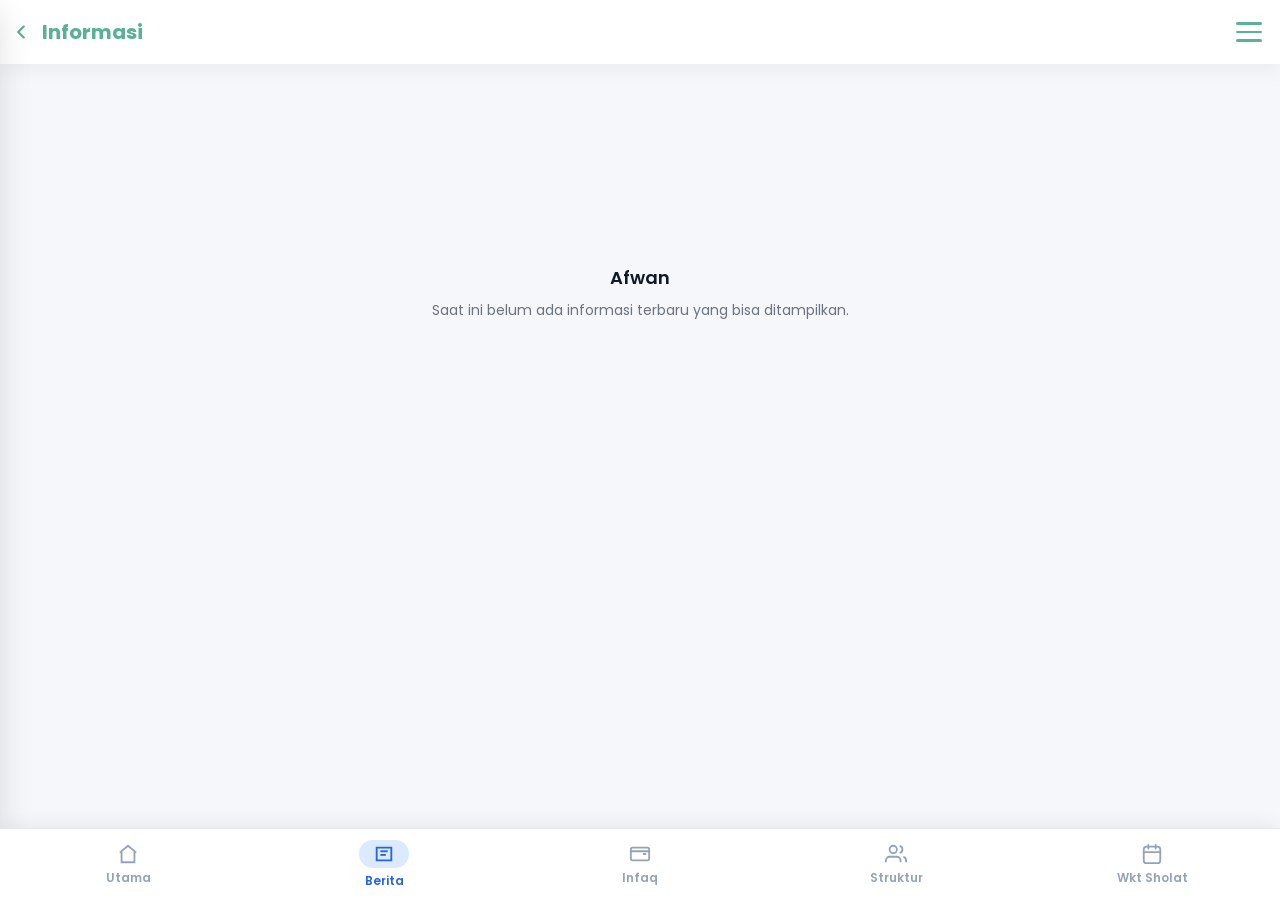
<file: informasi.html>
<!DOCTYPE html>
<html lang="id">
<head>

<meta charset="UTF-8">

<meta name="viewport"
content="width=device-width, initial-scale=1.0">

<title>Informasi</title>

<style>

@import url('https://fonts.googleapis.com/css2?family=Poppins:wght@400;500;600;700&display=swap');

*{
margin:0;
padding:0;
box-sizing:border-box;
font-family:'Poppins',sans-serif;
}

body{
background:#f5f7fb;
color:#111827;
overflow-x:hidden;
}

/* NAVBAR */

.navbar{
position:sticky;
top:0;
left:0;
width:100%;
height:64px;
background:white;
display:flex;
align-items:center;
justify-content:space-between;
padding:0 10px;
box-shadow:0 6px 18px rgba(0,0,0,.05);
z-index:1000;
}

.navbar-title{
font-size:20px;
font-weight:700;
font-family:'Poppins',sans-serif;
color:#59B292;
}

.navbar-left{
display:flex;
align-items:center;
gap:10px;
}

.back-btn{
display:flex;
align-items:center;
justify-content:center;
text-decoration:none;
color:#59B292;
}

/* HAMBURGER */

.menu-btn{
border:none;
background:none;
display:flex;
flex-direction:column;
justify-content:center;
align-items:center;
gap:6px;
cursor:pointer;
padding:4px;
width:42px;
height:42px;
}

.menu-btn span{
width:26px;
height:2.8px;
background:#59B292;
border-radius:999px;
}

/* OVERLAY */

.overlay{
position:fixed;
top:0;
left:0;
width:100%;
height:100%;
background:rgba(0,0,0,.35);
opacity:0;
visibility:hidden;
transition:.25s;
z-index:1500;
}

.overlay.active{
opacity:1;
visibility:visible;
}

/* SIDEBAR */

.sidebar{
position:fixed;
top:0;
left:0;
width:78%;
max-width:300px;
height:100vh;
background:white;
padding:24px 18px;
box-shadow:0 10px 30px rgba(0,0,0,.12);
transform:translateX(-100%);
transition:.3s ease;
z-index:2000;
display:flex;
flex-direction:column;
}

.sidebar.active{
transform:translateX(0);
}

.sidebar-top{
display:flex;
justify-content:space-between;
align-items:center;
margin-bottom:26px;
}

.sidebar-title{
font-size:22px;
font-weight:700;
}

.close-btn{
width:40px;
height:40px;
border:none;
border-radius:12px;
background:#f1f5f9;
font-size:18px;
cursor:pointer;
}

/* MENU */

.sidebar-menu{
display:flex;
flex-direction:column;
gap:12px;
}

.sidebar-item{
display:flex;
align-items:center;
gap:14px;
padding:16px;
border-radius:20px;
background:#f8fafc;
text-decoration:none;
border:1px solid #e5e7eb;
color:#111827;
}

.sidebar-icon{
display:flex;
align-items:center;
justify-content:center;
width:42px;
height:42px;
min-width:42px;
border-radius:12px;
background:#eff6ff;
color:#2563eb;
}

.sidebar-text{
display:flex;
flex-direction:column;
justify-content:center;
}

.sidebar-text h3{
font-size:15px;
font-weight:600;
margin:0;
line-height:1.2;
}

.sidebar-text p{
font-size:12px;
color:#64748b;
margin-top:2px;
line-height:1.2;
}

/* =========================
   BOTTOM NAVIGATION
========================= */

.bottom-nav{
position:fixed;
bottom:0;
left:0;
width:100%;
height:72px;
background:#fff;
border-top:1px solid #e5e7eb;
display:flex;
justify-content:space-around;
align-items:center;
z-index:3000;
box-shadow:0 -4px 20px rgba(0,0,0,.06);
}

.bottom-item{
flex:1;
height:100%;
display:flex;
flex-direction:column;
align-items:center;
justify-content:center;
gap:4px;
text-decoration:none;
border:none;
background:none;
cursor:pointer;
color:#94a3b8;
transition:.2s;
}

.bottom-item svg{
width:22px;
height:22px;
}

.bottom-item small{
font-size:12px;
font-weight:600;
}

.bottom-item.active{
color:#2563eb;
}

.bottom-item:active{
transform:scale(.95);
}

.icon-pill{
display:flex;
align-items:center;
justify-content:center;
padding:3px 14px;
border-radius:999px;
transition:.3s;
}

.bottom-item.active .icon-pill{
background:#dbeafe;
}

.bottom-item.active svg{
color:#2563eb;
}

/* CONTAINER INFO */

.container-info{
  padding:15px;
  display:flex;
  flex-direction:column;
  gap:20px;
  padding-bottom:100px;
  padding-top:20px;
}

.info-card{
  width:100%;
  background:#fff;
  border-radius:20px;
  overflow:hidden;
  box-shadow:0 10px 25px rgba(0,0,0,.08);
  transition:.3s;
}

.banner-wrapper{
  position:relative;
  width:100%;
}

.info-banner{
  width:100%;
  height:auto;
  display:block;
  border-top-left-radius:20px;
  border-top-right-radius:20px;
}

.info-content{
  padding:20px;
}

/* BADGE */
.info-badges{
  display:flex;
  gap:8px;
  margin-bottom:15px;
  flex-wrap:wrap;
}

.info-badge{
  display:inline-block;
  font-size:10px;
  padding:4px 8px;
  border-radius:999px;
  font-weight:600;
}

.info-badge.status{
  background:#2563eb;
  color:white;
}

.info-badge.access{
  background:#dcfce7;
  color:#15803d;
}

.info-badge.private{
  background:#fee2e2;
  color:#b91c1c;
}

.info-badge.countdown{
  background:#fff7ed;
  color:#ea580c;
}

@keyframes pulse{
  0%{ box-shadow:0 0 0 0 rgba(234,88,12,.7); }
  70%{ box-shadow:0 0 0 5px rgba(234,88,12,0); }
  100%{ box-shadow:0 0 0 0 rgba(234,88,12,0); }
}

.info-badge.blink{
  animation:pulse 1.3s infinite;
}

/* TITLE & DESC */
.info-title{
  font-size: 18px;
  margin-bottom: 10px;
  color: #111827;
}

.info-desc{
  margin-bottom: 15px;
}

.info-desc p{
  font-size: 13px;
  color: #4b5563;
  line-height: 1.7;
  margin-bottom: 12px;
}

.info-desc p:last-child{
  margin-bottom: 0;
}

/* META */
.info-meta{
  display: flex;
  flex-direction: column;
  gap: 10px;
  font-size: 13px;
  color: black;
  border-top: 1px solid #e5e7eb;
  padding-top: 12px;
  font-weight: 400;
}

.meta-item{
  display: flex;
  align-items: center;
  gap: 8px;
}

.meta-icon{
  flex-shrink: 0;
}

.youtube-link {
  color: #ef4444;
  font-weight: 600;
  text-decoration: none;
}

.youtube-link:active {
  text-decoration: underline;
}

.link-belum-ada {
  color: #94a3b8;
  font-style: italic;
}

/* EMPTY STATE */
.empty-info{
  text-align:center;
  padding:200px 30px;
}

.empty-info h3{
  font-size:18px;
  color:#111827;
  margin-bottom:8px;
  font-weight:600;
}

.empty-info p{
  font-size:14px;
  color:#6b7280;
  line-height:1.6;
}

</style>

</head>

<body>

<!-- NAVBAR -->

<div class="navbar">

<div class="navbar-left">

<a
href="dashboard.html"
class="back-btn">

<svg
xmlns="http://www.w3.org/2000/svg"
width="22"
height="22"
viewBox="0 0 24 24"
fill="none"
stroke="currentColor"
stroke-width="2.5"
stroke-linecap="round"
stroke-linejoin="round">

<path d="m15 18-6-6 6-6"/>

</svg>

</a>

<div class="navbar-title">
Informasi
</div>

</div>

<button
class="menu-btn"
id="menuBtn">

<span></span>
<span></span>
<span></span>

</button>

</div>

<!-- OVERLAY -->

<div
class="overlay"
id="overlay">
</div>

<!-- SIDEBAR -->

<div
class="sidebar"
id="sidebar">

<div class="sidebar-top">

<div class="sidebar-title">
Menu
</div>

<button
class="close-btn"
id="closeBtn">

✕

</button>

</div>

<div class="sidebar-menu">

      <a href="dashboard.html"
      class="sidebar-item">

        <div class="sidebar-icon">

<svg
xmlns="http://www.w3.org/2000/svg"
width="22"
height="22"
viewBox="0 0 24 24"
fill="none"
stroke="currentColor"
stroke-width="2"
stroke-linecap="round"
stroke-linejoin="round">

<rect x="3" y="3" width="7" height="7" rx="2"></rect>
<rect x="14" y="3" width="7" height="7" rx="2"></rect>
<rect x="3" y="14" width="7" height="7" rx="2"></rect>
<rect x="14" y="14" width="7" height="7" rx="2"></rect>

</svg>
</div>

        <div class="sidebar-text">

          <h3>Dashboard</h3>

          <p>
            Laporan keuangan
          </p>

        </div>

      </a>

    </div>

  </div>

  <!-- KONTEN INFORMASI (di-generate otomatis via JavaScript) -->

<div class="container-info" id="containerInfo"></div>

<div class="empty-info" id="emptyState" style="display:none;">
  <h3>Afwan</h3>
  <p>Saat ini belum ada informasi terbaru yang bisa ditampilkan.</p>
</div>

<!-- BOTTOM NAVIGATION -->
<nav class="bottom-nav">

  <!-- UTAMA -->
  <a href="dashboard.html"
  class="bottom-item">

    <svg
    xmlns="http://www.w3.org/2000/svg"
    width="22"
    height="22"
    viewBox="0 0 24 24"
    fill="none"
    stroke="currentColor"
    stroke-width="2">

      <path d="M3 10.5L12 3l9 7.5"/>
      <path d="M5 9.5V21h14V9.5"/>

    </svg>

    <small>Utama</small>

  </a>

  <!-- BERITA -->
  <a href="informasi.html"
  class="bottom-item active">

    <div class="icon-pill">
    <svg
    xmlns="http://www.w3.org/2000/svg"
    width="22"
    height="22"
    viewBox="0 0 24 24"
    fill="none"
    stroke="currentColor"
    stroke-width="2">

      <path d="M4 5h16v14H4z"/>
      <path d="M8 9h8"/>
      <path d="M8 13h6"/>

    </svg>
    </div>

    <small>Berita</small>

  </a>

  <!-- INFAQ -->
  <a href="rekening.html"
  class="bottom-item">

    <svg
            xmlns="http://www.w3.org/2000/svg"
            width="22"
            height="22"
            viewBox="0 0 24 24"
            fill="none"
            stroke="currentColor"
            stroke-width="2"
            stroke-linecap="round"
            stroke-linejoin="round">

              <rect
              x="2"
              y="5"
              width="20"
              height="14"
              rx="2">
              </rect>

              <path d="M16 12h2"></path>
              <path d="M2 9h20"></path>

            </svg>

    <small>Infaq</small>

  </a>

  <!-- STRUKTUR -->
  <a href="struktur.html"
  class="bottom-item">

    <svg
    xmlns="http://www.w3.org/2000/svg"
    width="22"
    height="22"
    viewBox="0 0 24 24"
    fill="none"
    stroke="currentColor"
    stroke-width="2">

      <path d="M17 21v-2a4 4 0 0 0-4-4H5a4 4 0 0 0-4 4v2"/>
      <circle cx="9" cy="7" r="4"/>
      <path d="M23 21v-2a4 4 0 0 0-3-3.87"/>
      <path d="M16 3.13a4 4 0 0 1 0 7.75"/>

    </svg>

    <small>Struktur</small>

  </a>

  <!-- Jadwal -->
  <a href="jadwal.html"
  class="bottom-item">

    <svg
xmlns="http://www.w3.org/2000/svg"
width="22"
height="22"
viewBox="0 0 24 24"
fill="none"
stroke="currentColor"
stroke-width="2"
stroke-linecap="round"
stroke-linejoin="round">

  <rect
    x="3"
    y="4"
    width="18"
    height="18"
    rx="3">
  </rect>

  <line x1="16" y1="2" x2="16" y2="6"></line>
  <line x1="8" y1="2" x2="8" y2="6"></line>
  <line x1="3" y1="10" x2="21" y2="10"></line>

</svg>

    <small>Wkt Sholat</small>

  </a>

</nav>

<script>

const menuBtn =
document.getElementById(
"menuBtn"
);

const sidebar =
document.getElementById(
"sidebar"
);

const overlay =
document.getElementById(
"overlay"
);

const closeBtn =
document.getElementById(
"closeBtn"
);

menuBtn.addEventListener(
"click",
()=>{

sidebar.classList.add(
"active"
);

overlay.classList.add(
"active"
);

}
);

overlay.addEventListener(
"click",
()=>{

sidebar.classList.remove(
"active"
);

overlay.classList.remove(
"active"
);

}
);

closeBtn.addEventListener(
"click",
()=>{

sidebar.classList.remove(
"active"
);

overlay.classList.remove(
"active"
);

}
);

/* =========================
   DATA BERITA
   Ganti tampilkan: true/false buat nampilin/sembunyiin
   Kosongkan gambar: "" kalau gak mau pakai banner
========================= */

const daftarBerita = [
  {
    id: 1,
    tampilkan: false,
    gambar: "gambar/banner.png",
    judul: "Majelis Taklim Ustadz Fatih",
    deskripsi: [
      "Berhubung dengan adanya majelis taklim rutin yang di pimpin oleh Ust. H. Dr. Muhammad Fatih Risyad, M.A.",
      "Kami harap untuk semua anggota DKM Musholla Baqiatus Sholihat dapat menghadiri majelis taklim tersebut. Terimakasih 🙏."
    ],
    tanggal: "Minggu, 26 Juli 2026 (Ba'da Isya)",
    tempat: "Mushollah Baqiatus Sholihat",
    tanggalEvent: "2026-07-26",
    linkStreaming: "",
    akses: "Umum"
  },
  {
    id: 2,
    tampilkan: false,
    gambar: "",
    judul: "Peringatan Isra Mi'raj",
    deskripsi: [
      "Deskripsi berita kedua di sini, masih placeholder juga.",
      "Paragraf kedua untuk berita kedua ini."
    ],
    tanggal: "15 Juli 2026",
    tempat: "Musholla Baqiatus Sholihat",
    tanggalEvent: "2026-07-15",
    linkStreaming: "",
    akses: "Umum"
  }
];

/* =========================
   FUNGSI COUNTDOWN
========================= */

function updateCountdown(id, eventDate){

  const today = new Date();
  today.setHours(0,0,0,0);

  const event = new Date(eventDate);
  event.setHours(0,0,0,0);

  const diff = Math.ceil((event - today) / (1000 * 60 * 60 * 24));

  const badge = document.getElementById(id);

  if(diff > 1){
    badge.textContent = diff + " Hari Lagi";
  } else if(diff === 1){
    badge.textContent = "Besok";
  } else if(diff === 0){
    badge.textContent = "Hari Ini";
    badge.classList.add("blink");
  } else {
    badge.textContent = "Selesai";
  }

}

/* =========================
   FUNGSI STREAMING INFO
========================= */

function updateStreamingInfo(id, link){

  const el = document.getElementById(id);

  const iconStreaming = `
    <svg class="meta-icon" xmlns="http://www.w3.org/2000/svg" width="16" height="16" viewBox="0 0 24 24" fill="none" stroke="#2563eb" stroke-width="2" stroke-linecap="round" stroke-linejoin="round">
      <path d="M4.9 19.1C1 15.2 1 8.8 4.9 4.9"/>
      <path d="M7.8 16.2c-2.3-2.3-2.3-6.1 0-8.5"/>
      <circle cx="12" cy="12" r="2"/>
      <path d="M16.2 7.8c2.3 2.3 2.3 6.1 0 8.5"/>
      <path d="M19.1 4.9c3.9 3.9 3.9 10.3 0 14.2"/>
    </svg>
  `;

  if(link === null){
    el.style.display = "none";
    return;
  }

  if(!link || link.trim() === ""){
    el.innerHTML = iconStreaming + "Live Streaming: <span class='link-belum-ada'>Akan Mendatang</span>";
  } else {
    el.innerHTML = iconStreaming + `Live Streaming: <a href="${link}" target="_blank" class="youtube-link">Klik Disini</a>`;
  }

}

/* =========================
   RENDER BERITA
========================= */

function renderBerita(){

  const container = document.getElementById("containerInfo");
  const emptyState = document.getElementById("emptyState");

  const beritaAktif = daftarBerita.filter(b => b.tampilkan === true);

  if(beritaAktif.length === 0){
    container.style.display = "none";
    emptyState.style.display = "block";
    return;
  }

  container.style.display = "flex";
  emptyState.style.display = "none";

  let html = "";

  beritaAktif.forEach((berita) => {

    const bannerHTML = berita.gambar
      ? `<div class="banner-wrapper">
           <img src="${berita.gambar}" alt="Banner Informasi" class="info-banner">
         </div>`
      : "";

    html += `
      <div class="info-card">
        ${bannerHTML}
        <div class="info-content">
          <div class="info-badges">
            <span class="info-badge status" id="countdown${berita.id}">Memuat...</span>
            <span class="info-badge access">${berita.akses}</span>
          </div>
          <h2 class="info-title">${berita.judul}</h2>
          <div class="info-desc">
            ${berita.deskripsi.map(p => `<p>${p}</p>`).join("")}
          </div>
          <div class="info-meta">
            <span class="meta-item">
              <svg class="meta-icon" xmlns="http://www.w3.org/2000/svg" width="16" height="16" viewBox="0 0 24 24" fill="none" stroke="#2563eb" stroke-width="2" stroke-linecap="round" stroke-linejoin="round">
                <rect x="3" y="4" width="18" height="18" rx="2"/>
                <line x1="16" y1="2" x2="16" y2="6"/>
                <line x1="8" y1="2" x2="8" y2="6"/>
                <line x1="3" y1="10" x2="21" y2="10"/>
              </svg>
              Tanggal: ${berita.tanggal}
            </span>
            <span class="meta-item">
              <svg class="meta-icon" xmlns="http://www.w3.org/2000/svg" width="16" height="16" viewBox="0 0 24 24" fill="none" stroke="#2563eb" stroke-width="2" stroke-linecap="round" stroke-linejoin="round">
                <path d="M21 10c0 7-9 13-9 13s-9-6-9-13a9 9 0 0 1 18 0z"/>
                <circle cx="12" cy="10" r="3"/>
              </svg>
              Tempat: ${berita.tempat}
            </span>
            <span class="meta-item" id="streaming-info-${berita.id}"></span>
          </div>
        </div>
      </div>
    `;

  });

  container.innerHTML = html;

  beritaAktif.forEach((berita) => {
    updateCountdown("countdown" + berita.id, berita.tanggalEvent);
    updateStreamingInfo("streaming-info-" + berita.id, berita.linkStreaming);
  });

}

renderBerita();

</script>

</body>
</html>
</file>
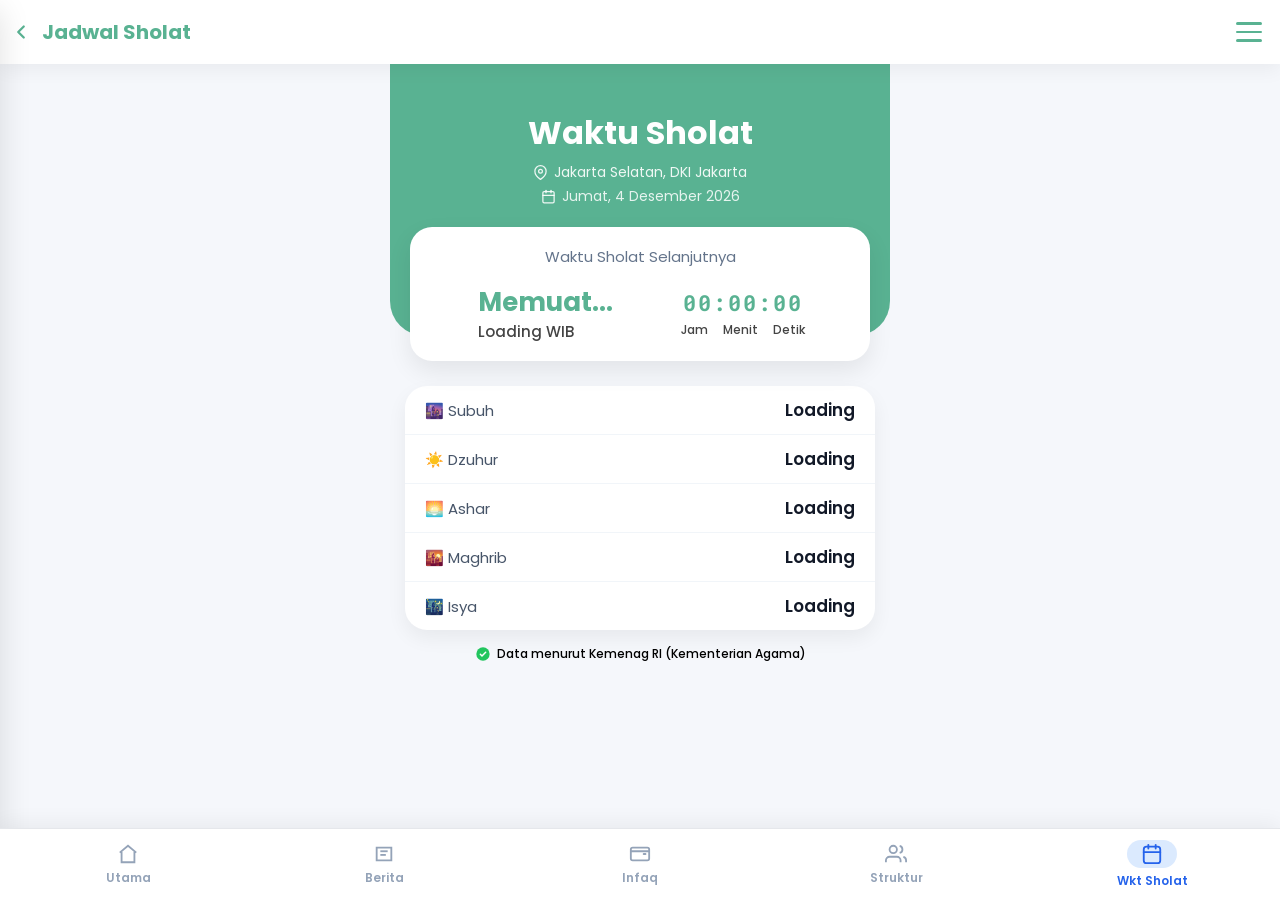
<file: jadwal.html>
<!DOCTYPE html>
<html lang="id">
<head>
<meta charset="UTF-8">
<meta name="viewport" content="width=device-width, initial-scale=1.0">
<title>Jadwal Sholat</title>

<link href="https://fonts.googleapis.com/css2?family=Poppins:wght@400;500;600;700&display=swap" rel="stylesheet">

<link href="https://fonts.googleapis.com/css2?family=Roboto+Mono:wght@700&display=swap" rel="stylesheet">

<link href="https://fonts.googleapis.com/css2?family=JetBrains+Mono:wght@700&display=swap" rel="stylesheet">

<style>
*{
  margin:0;
  padding:0;
  box-sizing:border-box;
  font-family:'Poppins',sans-serif;
}

body{
  background:#f5f7fb;
  color:#111827;
}

.container{
  max-width:500px;
  margin:auto;
  padding:30px 15px 100px;
}

/* NAVBAR */

.navbar{
position:sticky;
top:0;
left:0;
width:100%;
height:64px;
background:white;
display:flex;
align-items:center;
justify-content:space-between;
padding:0 10px;
box-shadow:0 6px 18px rgba(0,0,0,.05);
z-index:1000;
}

.navbar-title{
font-size:20px;
font-weight:700;
font-family:'Poppins',sans-serif;
color:#59B292;
}

.navbar-left{
display:flex;
align-items:center;
gap:10px;
}

.back-btn{
display:flex;
align-items:center;
justify-content:center;
text-decoration:none;
color:#59B292;
}

/* HAMBURGER */

.menu-btn{
border:none;
background:none;
display:flex;
flex-direction:column;
justify-content:center;
align-items:center;
gap:6px;
cursor:pointer;
padding:4px;
width:42px;
height:42px;
}

.menu-btn span{
width:26px;
height:2.8px;
background:#59B292;
border-radius:999px;
}

/* OVERLAY */

.overlay{
position:fixed;
top:0;
left:0;
width:100%;
height:100%;
background:rgba(0,0,0,.35);
opacity:0;
visibility:hidden;
transition:.25s;
z-index:1500;
}

.overlay.active{
opacity:1;
visibility:visible;
}

/* SIDEBAR */

.sidebar{
position:fixed;
top:0;
left:0;
width:78%;
max-width:300px;
height:100vh;
background:white;
padding:24px 18px;
box-shadow:0 10px 30px rgba(0,0,0,.12);
transform:translateX(-100%);
transition:.3s ease;
z-index:2000;
display:flex;
flex-direction:column;
}

.sidebar.active{
transform:translateX(0);
}

.sidebar-top{
display:flex;
justify-content:space-between;
align-items:center;
margin-bottom:26px;
}

.sidebar-title{
font-size:22px;
font-weight:700;
}

.close-btn{
width:40px;
height:40px;
border:none;
border-radius:12px;
background:#f1f5f9;
font-size:18px;
cursor:pointer;
}

/* MENU */

.sidebar-menu{
display:flex;
flex-direction:column;
gap:12px;
}

.sidebar-item{
display:flex;
align-items:center;
gap:14px;
padding:16px;
border-radius:20px;
background:#f8fafc;
text-decoration:none;
border:1px solid #e5e7eb;
color:#111827;
}

.sidebar-icon{
display:flex;
align-items:center;
justify-content:center;
width:42px;
height:42px;
min-width:42px;
border-radius:12px;
background:#eff6ff;
color:#2563eb;
}

.sidebar-text{
display:flex;
flex-direction:column;
justify-content:center;
}

.sidebar-text h3{
font-size:15px;
font-weight:600;
margin:0;
line-height:1.2;
}

.sidebar-text p{
font-size:12px;
color:#64748b;
margin-top:2px;
line-height:1.2;
  }

/* HEADER */

.header{
  background:#59B292;
  color:white;
  margin:-30px -15px 0;
  padding:20px 20px 25px;
  border-bottom-left-radius:35px;
  border-bottom-right-radius:35px;
  text-align:center;
  position:relative;
}

.header h1{
  font-size:32px;
  font-weight:700;
  color:white;
  margin-top:25px;
}

.location{
  margin-top:5px;
  color:rgba(255,255,255,.9);
  font-size:14px;
}

#tanggal{
  color:rgba(255,255,255,.85);
  font-size:14px;
  margin-top:1px;
  }

.location,
.tanggal-box{
  display:flex;
  align-items:center;
  justify-content:center;
  gap:6px;
  color:rgba(255,255,255,.9);
  font-size:14px;
}

.tanggal-box{
  margin-top:2px;
}

.location svg,
.tanggal-box svg{
  width:15px;
  height:15px;
  flex-shrink:0;
}

.next-prayer{
  margin-top:20px;
  margin-bottom:-50px;
  background:#fff;
  border-radius:22px;
  padding:18px;
  box-shadow:0 10px 25px rgba(0,0,0,.08);
  position:relative;
  z-index:2;
}

.next-prayer small{
  display:block;
  color:#64748b;
  font-size:15px;
  margin-bottom:15px;
}

.next-content{
  display:flex;
  justify-content:center;
  align-items:center;
  gap:70px;
}

.next-left{
  text-align:left;
}

.next-left h2{
  font-size:26px;
  color:#59B292;
  font-weight:700;
  margin-bottom:-2px;
}

#nextTime{
  font-size:15px;
  color:#444;
  font-weight:500;
}

.next-right{
  width:120px;
  text-align:center;
  display:flex;
  flex-direction:column;
  align-items:center;
}

#countdown{
  color:#59B292;
  font-size:22px;
  font-weight:900;
  letter-spacing:2px;
  min-width:120px;
  text-align:center;
  font-variant-numeric: tabular-nums;
  font-family: 'Roboto Mono', monospace;
}

.countdown-label{
  display:flex;
  justify-content:center;
  gap:15px;
  margin-top:4px;
  font-size:12px;
  color:#444;
  font-weight:500;
}

/* LIST JADWAL */

.schedule-list{
  background:#fff;
  border-radius:22px;
  overflow:hidden;
  box-shadow:0 8px 20px rgba(0,0,0,.06);
  margin-top:50px;
}

.prayer-item{
  display:flex;
  justify-content:space-between;
  align-items:center;
  padding:11px 20px;
  border-bottom:1px solid #f1f5f9;
}

.prayer-item:last-child{
  border-bottom:none;
}

.prayer-item span{
  color:#475569;
  font-size:15px;
}

.prayer-item strong{
  font-size:17px;
  font-weight:600;
}

.prayer-item.active{
  background:#f8fafc;
  border:2.5px solid #59B292;
  }

.prayer-item.active span,
.prayer-item.active strong{
  color:#59B292;
  font-weight:700;
}

.prayer-item.active:first-child{
  border-top-left-radius:22px;
  border-top-right-radius:22px;
}

.prayer-item.active:last-child{
  border-bottom-left-radius:22px;
  border-bottom-right-radius:22px;
}

/* =========================
   BOTTOM NAVIGATION
========================= */

.bottom-nav{
position:fixed;
bottom:0;
left:0;
width:100%;
height:72px;
background:#fff;
border-top:1px solid #e5e7eb;
display:flex;
justify-content:space-around;
align-items:center;
z-index:3000;
box-shadow:0 -4px 20px rgba(0,0,0,.06);
}

.bottom-item{
flex:1;
height:100%;
display:flex;
flex-direction:column;
align-items:center;
justify-content:center;
gap:4px;
text-decoration:none;
border:none;
background:none;
cursor:pointer;
color:#94a3b8;
transition:.2s;
}

.bottom-item svg{
width:22px;
height:22px;
}

.bottom-item small{
font-size:12px;
font-weight:600;
}

.bottom-item.active{
color:#2563eb;
}

.bottom-item:active{
transform:scale(.95);
}

.icon-pill{
display:flex;
align-items:center;
justify-content:center;
padding:3px 14px;
border-radius:999px;
transition:.3s;
}

.bottom-item.active .icon-pill{
background:#dbeafe;
}

.bottom-item.active svg{
color:#2563eb;
}

.source-info{
  display:flex;
  align-items:center;
  justify-content:center;
  gap:6px;
  margin-top:15px;
  color:black;
  font-size:12px;
  font-weight:500;
}

.source-info svg{
  color:#22c55e;
  width:16px;
  height:16px;
  flex-shrink:0;
  }

  .right-box{
  display:flex;
  align-items:center;
  gap:20px;
}

.status:not(:empty){
  display:inline-block;
  padding:2px 5px;
  border:1.5px solid #59B292;
  border-radius:8px;
  color:#59B292;
  font-size:10px;
  font-weight:600;
  text-align:center;
  background:transparent;
  }
</style>
</head>
<body>

  <!-- NAVBAR -->

<div class="navbar">

<div class="navbar-left">

<a
href="dashboard.html"
class="back-btn">

<svg
xmlns="http://www.w3.org/2000/svg"
width="22"
height="22"
viewBox="0 0 24 24"
fill="none"
stroke="currentColor"
stroke-width="2.5"
stroke-linecap="round"
stroke-linejoin="round">

<path d="m15 18-6-6 6-6"/>

</svg>

</a>

<div class="navbar-title">
Jadwal Sholat
</div>

</div>

<button
class="menu-btn"
id="menuBtn">

<span></span>
<span></span>
<span></span>

</button>

</div>

<!-- OVERLAY -->

<div
class="overlay"
id="overlay">
</div>

<!-- SIDEBAR -->

<div
class="sidebar"
id="sidebar">

<div class="sidebar-top">

<div class="sidebar-title">
Menu
</div>

<button
class="close-btn"
id="closeBtn">

✕

</button>

</div>

<div class="sidebar-menu">

      <a href="dashboard.html"
      class="sidebar-item">

        <div class="sidebar-icon">

<svg
xmlns="http://www.w3.org/2000/svg"
width="22"
height="22"
viewBox="0 0 24 24"
fill="none"
stroke="currentColor"
stroke-width="2"
stroke-linecap="round"
stroke-linejoin="round">

<rect x="3" y="3" width="7" height="7" rx="2"></rect>
<rect x="14" y="3" width="7" height="7" rx="2"></rect>
<rect x="3" y="14" width="7" height="7" rx="2"></rect>
<rect x="14" y="14" width="7" height="7" rx="2"></rect>

</svg>
</div>

        <div class="sidebar-text">

          <h3>Dashboard</h3>

          <p>
            Laporan keuangan
          </p>

        </div>

      </a>

    </div>

</div>

<div class="container">

  <div class="header">

    <h1>Waktu Sholat</h1>

    <div class="location">
  <svg xmlns="http://www.w3.org/2000/svg"
       width="15"
       height="15"
       viewBox="0 0 24 24"
       fill="none"
       stroke="currentColor"
       stroke-width="2"
       stroke-linecap="round"
       stroke-linejoin="round">
    <path d="M21 10c0 7-9 13-9 13S3 17 3 10a9 9 0 0 1 18 0z"/>
    <circle cx="12" cy="10" r="3"/>
  </svg>

  <span>Jakarta Selatan, DKI Jakarta</span>
</div>

<div class="tanggal-box">
  <svg xmlns="http://www.w3.org/2000/svg"
       width="15"
       height="15"
       viewBox="0 0 24 24"
       fill="none"
       stroke="currentColor"
       stroke-width="2"
       stroke-linecap="round"
       stroke-linejoin="round">
    <rect x="3" y="4" width="18" height="18" rx="2"/>
    <line x1="16" y1="2" x2="16" y2="6"/>
    <line x1="8" y1="2" x2="8" y2="6"/>
    <line x1="3" y1="10" x2="21" y2="10"/>
  </svg>

  <span id="tanggal">Memuat...</span>
</div>

    <div class="next-prayer">

      <small>Waktu Sholat Selanjutnya</small>

      <div class="next-content">

        <div class="next-left">
          <h2 id="nextPrayer">Memuat...</h2>
          <div id="nextTime">Loading WIB</div>
        </div>

        <div class="next-right">

  <div id="countdown">
    00:00:00
  </div>

  <div class="countdown-label">
    <span>Jam</span>
    <span>Menit</span>
    <span>Detik</span>
  </div>

        </div>

      </div>

    </div>

  </div>


  <div class="schedule-list">

    <div class="prayer-item" id="item-fajr">
  <span>🌆 Subuh</span>

  <div class="right-box">
    <span class="status" id="status-fajr"></span>
    <strong id="fajr">Loading</strong>
  </div>
    </div>

    <div class="prayer-item" id="item-dhuhr">
  <span>☀️ Dzuhur</span>

  <div class="right-box">
    <span class="status" id="status-dhuhr"></span>
    <strong id="dhuhr">Loading</strong>
  </div>
    </div>

    <div class="prayer-item" id="item-asr">
  <span>🌅 Ashar</span>

  <div class="right-box">
    <span class="status" id="status-asr"></span>
    <strong id="asr">Loading</strong>
  </div>
    </div>

    <div class="prayer-item" id="item-maghrib">
  <span>🌇 Maghrib</span>

  <div class="right-box">
    <span class="status" id="status-maghrib"></span>
    <strong id="maghrib">Loading</strong>
  </div>
    </div>

    <div class="prayer-item" id="item-isha">
  <span>🌃 Isya</span>

  <div class="right-box">
    <span class="status" id="status-isha"></span>
    <strong id="isha">Loading</strong>
  </div>
    </div>

  </div>

  <div class="source-info">
  
<svg
xmlns="http://www.w3.org/2000/svg"
width="14"
height="14"
viewBox="0 0 24 24"
fill="none">

  <circle
    cx="12"
    cy="12"
    r="10"
    fill="#22c55e"/>

  <path
    d="M8 12.5L10.5 15L16 9.5"
    stroke="white"
    stroke-width="2.2"
    stroke-linecap="round"
    stroke-linejoin="round"/>

</svg>

  <span>Data menurut Kemenag RI (Kementerian Agama)</span>
  </div>

</div>

<script>

const menuBtn =
document.getElementById(
"menuBtn"
);

const sidebar =
document.getElementById(
"sidebar"
);

const overlay =
document.getElementById(
"overlay"
);

const closeBtn =
document.getElementById(
"closeBtn"
);

menuBtn.addEventListener(
"click",
()=>{

sidebar.classList.add(
"active"
);

overlay.classList.add(
"active"
);

}
);

overlay.addEventListener(
"click",
()=>{

sidebar.classList.remove(
"active"
);

overlay.classList.remove(
"active"
);

}
);

closeBtn.addEventListener(
"click",
()=>{

sidebar.classList.remove(
"active"
);

overlay.classList.remove(
"active"
);

}
);

document.addEventListener("DOMContentLoaded",()=>{

const bottomMenuBtn =
document.getElementById("bottomMenuBtn");

bottomMenuBtn.addEventListener(
"click",
()=>{

sidebar.classList.add("active");
overlay.classList.add("active");

});

});
   
function updateTanggal() {
  document.getElementById("tanggal").innerText =
    new Date().toLocaleDateString("id-ID", {
      weekday: "long",
      day: "numeric",
      month: "long",
      year: "numeric"
    });
}

updateTanggal();
setInterval(updateTanggal, 1000);

let timings = null;

function tambahMenit(waktu){
  let [jam, menit] = waktu.split(":").map(Number);

  menit++;

  if(menit >= 60){
    menit = 0;
    jam++;
  }

  if(jam >= 24){
    jam = 0;
  }

  return (
    String(jam).padStart(2, "0") +
    ":" +
    String(menit).padStart(2, "0")
  );
}

fetch(
"https://api.aladhan.com/v1/timingsByCity?city=Jakarta%20Selatan&country=Indonesia&method=11"
)
.then(res => res.json())
.then(data => {

   timings = data.data.timings;

timings.Fajr = tambahMenit(timings.Fajr);
timings.Sunrise = tambahMenit(timings.Sunrise);
timings.Dhuhr = tambahMenit(timings.Dhuhr);
timings.Asr = tambahMenit(timings.Asr);
timings.Maghrib = tambahMenit(timings.Maghrib);
timings.Isha = tambahMenit(timings.Isha);

fajr.innerText = timings.Fajr;
dhuhr.innerText = timings.Dhuhr;
asr.innerText = timings.Asr;
maghrib.innerText = timings.Maghrib;
isha.innerText = timings.Isha;

  updatePrayer();
  setInterval(updatePrayer,1000);
});


  function updatePrayer(){

  if(!timings) return;

  // Hapus status lama
  document
    .querySelectorAll(".status")
    .forEach(el => el.innerText = "");

  // Hapus active lama
  document
    .querySelectorAll(".prayer-item")
    .forEach(item=>{
      item.classList.remove("active");
    });

  const prayers = [
    ["Subuh", timings.Fajr, "item-fajr"],
    ["Dzuhur", timings.Dhuhr, "item-dhuhr"],
    ["Ashar", timings.Asr, "item-asr"],
    ["Maghrib", timings.Maghrib, "item-maghrib"],
    ["Isya", timings.Isha, "item-isha"]
  ];

  const now = new Date();

  const sunrise = new Date();
  const [srH, srM] =
    timings.Sunrise.split(":");

  sunrise.setHours(
    srH,
    srM,
    0,
    0
  );

  let currentPrayer = null;

  for(let i = 0; i < prayers.length; i++){

    const [name, time, id] = prayers[i];

    const [h, m] = time.split(":");

    const prayer = new Date();
    prayer.setHours(h, m, 0, 0);

    if(id === "item-fajr"){

      if(
        now >= prayer &&
        now < sunrise
      ){
        currentPrayer = id;
      }

    }else{

      if(now >= prayer){
        currentPrayer = id;
      }

    }

    if(prayer > now){

      const diff = prayer - now;
      const totalDetik =
        Math.floor(diff / 1000);

      const jam =
        Math.floor(totalDetik / 3600);

      const menit =
        Math.floor(
          (totalDetik % 3600) / 60
        );

      const detik =
        totalDetik % 60;

      nextPrayer.innerText = name;
      nextTime.innerText = time + " WIB";

      countdown.innerText =
        String(jam).padStart(2,"0") +
        ":" +
        String(menit).padStart(2,"0") +
        ":" +
        String(detik).padStart(2,"0");

      // Tandai sholat selanjutnya
      const nextStatus =
        document.getElementById(
          "status-" +
          id.replace("item-","")
        );

      if(nextStatus){
        nextStatus.innerText =
          "Selanjutnya";
      }

      // Tandai sholat saat ini
      if(currentPrayer){

        document
          .getElementById(currentPrayer)
          .classList.add("active");

        const currentStatus =
          document.getElementById(
            "status-" +
            currentPrayer.replace(
              "item-",
              ""
            )
          );

        if(currentStatus){
          currentStatus.innerText =
            "Saat Ini";
        }
      }

      return;
    }
  }

  // Setelah Isya
  document
    .getElementById("item-isha")
    .classList.add("active");

  document
    .getElementById("status-isha")
    .innerText = "Saat Ini";

  document
    .getElementById("status-fajr")
    .innerText = "Selanjutnya";

  nextPrayer.innerText = "Subuh";
  nextTime.innerText =
    timings.Fajr + " WIB";

  const besokSubuh = new Date();

  const [h, m] =
    timings.Fajr.split(":");

  besokSubuh.setDate(
    besokSubuh.getDate() + 1
  );

  besokSubuh.setHours(
    h,
    m,
    0,
    0
  );

  const diff =
    besokSubuh - now;

  const totalDetik =
    Math.floor(diff / 1000);

  const jam =
    Math.floor(totalDetik / 3600);

  const menit =
    Math.floor(
      (totalDetik % 3600) / 60
    );

  const detik =
    totalDetik % 60;

  countdown.innerText =
    String(jam).padStart(2,"0") +
    ":" +
    String(menit).padStart(2,"0") +
    ":" +
    String(detik).padStart(2,"0");
    }
</script>

<!-- BOTTOM NAVIGATION -->
<nav class="bottom-nav">

  <!-- UTAMA -->
  <a href="dashboard.html"
  class="bottom-item">

    <svg
    xmlns="http://www.w3.org/2000/svg"
    width="22"
    height="22"
    viewBox="0 0 24 24"
    fill="none"
    stroke="currentColor"
    stroke-width="2">

      <path d="M3 10.5L12 3l9 7.5"/>
      <path d="M5 9.5V21h14V9.5"/>

    </svg>

    <small>Utama</small>

  </a>

  <!-- BERITA -->
  <a href="informasi.html"
  class="bottom-item">

    <svg
    xmlns="http://www.w3.org/2000/svg"
    width="22"
    height="22"
    viewBox="0 0 24 24"
    fill="none"
    stroke="currentColor"
    stroke-width="2">

      <path d="M4 5h16v14H4z"/>
      <path d="M8 9h8"/>
      <path d="M8 13h6"/>

    </svg>

    <small>Berita</small>

  </a>

  <!-- INFAQ -->
  <a href="rekening.html"
  class="bottom-item">

    <svg
            xmlns="http://www.w3.org/2000/svg"
            width="22"
            height="22"
            viewBox="0 0 24 24"
            fill="none"
            stroke="currentColor"
            stroke-width="2"
            stroke-linecap="round"
            stroke-linejoin="round">

              <rect
              x="2"
              y="5"
              width="20"
              height="14"
              rx="2">
              </rect>

              <path d="M16 12h2"></path>
              <path d="M2 9h20"></path>

            </svg>

    <small>Infaq</small>

  </a>

  <!-- STRUKTUR -->
  <a href="struktur.html"
  class="bottom-item">

    <svg
    xmlns="http://www.w3.org/2000/svg"
    width="22"
    height="22"
    viewBox="0 0 24 24"
    fill="none"
    stroke="currentColor"
    stroke-width="2">

      <path d="M17 21v-2a4 4 0 0 0-4-4H5a4 4 0 0 0-4 4v2"/>
      <circle cx="9" cy="7" r="4"/>
      <path d="M23 21v-2a4 4 0 0 0-3-3.87"/>
      <path d="M16 3.13a4 4 0 0 1 0 7.75"/>

    </svg>

    <small>Struktur</small>

  </a>

  <!-- MENU -->
  <a href="jadwal.html"
  class="bottom-item active">

    <div class="icon-pill">
    <svg
xmlns="http://www.w3.org/2000/svg"
width="22"
height="22"
viewBox="0 0 24 24"
fill="none"
stroke="currentColor"
stroke-width="2"
stroke-linecap="round"
stroke-linejoin="round">

  <rect
    x="3"
    y="4"
    width="18"
    height="18"
    rx="3">
  </rect>

  <line x1="16" y1="2" x2="16" y2="6"></line>
  <line x1="8" y1="2" x2="8" y2="6"></line>
  <line x1="3" y1="10" x2="21" y2="10"></line>

</svg>
</div>

    <small>Wkt Sholat</small>

  </button>

</nav>
  

</body>
</html>
</file>
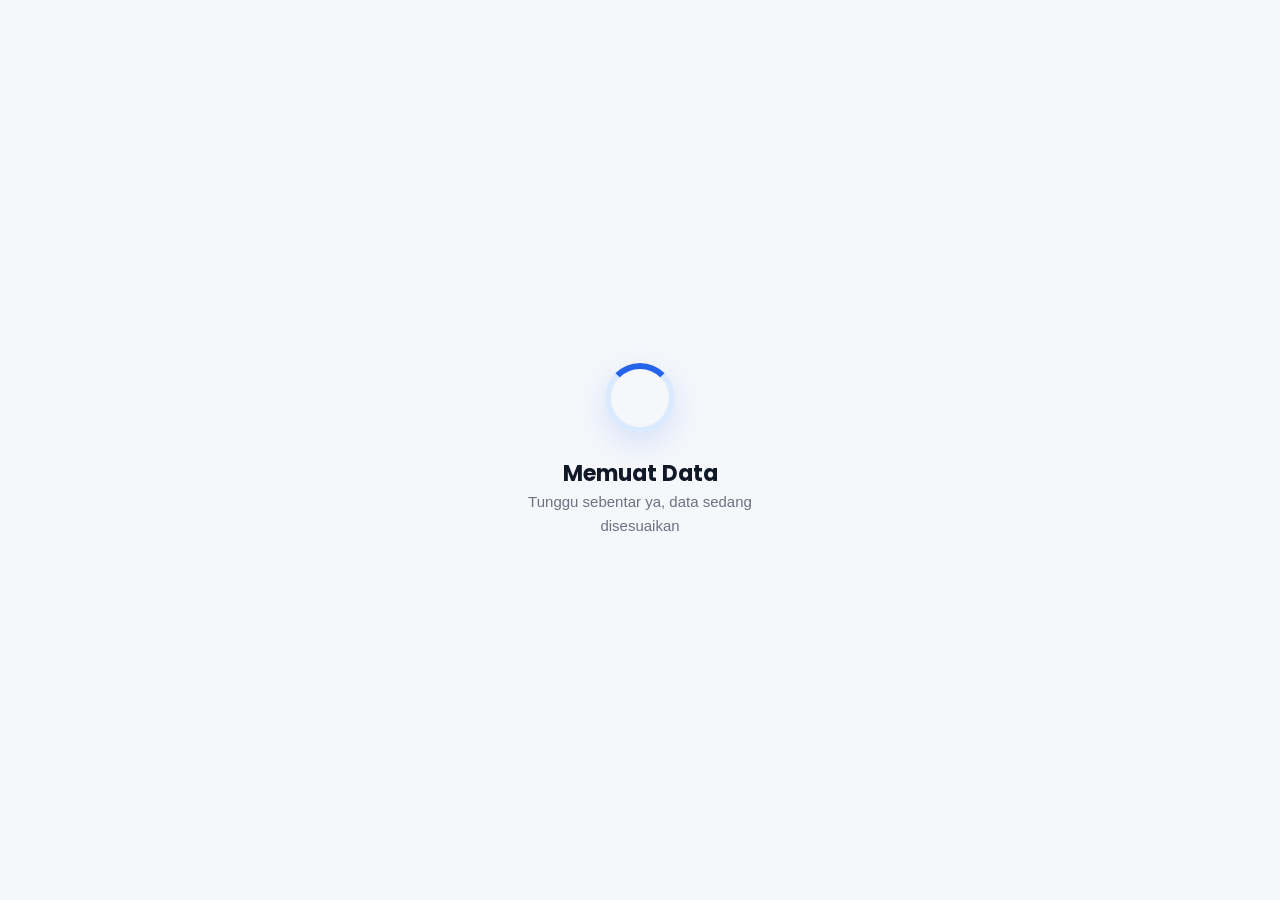
<file: loading.html>
<!DOCTYPE html>
<html lang="id">
<head>

<meta charset="UTF-8">

<meta name="viewport"
content="width=device-width, initial-scale=1.0">

<title>Loading</title>

<style>

@import url('https://fonts.googleapis.com/css2?family=Poppins:wght@400;500;600;700&display=swap');

*{
margin:0;
padding:0;
box-sizing:border-box;
font-family:sans-serif;
}

body{
background:#f5f7fb;
display:flex;
justify-content:center;
align-items:center;
height:100vh;
overflow:hidden;
}

.loading-box{
display:flex;
flex-direction:column;
align-items:center;
gap:24px;
padding:30px;
text-align:center;
}

.loader{
width:70px;
height:70px;
border:6px solid #dbeafe;
border-top:6px solid #2563eb;
border-radius:50%;
animation:spin 1s linear infinite;
box-shadow:
0 10px 30px rgba(37,99,235,.15);
}

@keyframes spin{

0%{
transform:rotate(0deg);
}

100%{
transform:rotate(360deg);
}

}

.loading-title{
font-size:22px;
font-weight:700;
color:#111827;
font-family:'Poppins',sans-serif;
}

.loading-text{
font-size:15px;
line-height:1.6;
color:#6b7280;
max-width:260px;
}

.dot::after{
content:"";
animation:dots 1.5s infinite;
}

@keyframes dots{

0%{
content:"";
}

33%{
content:".";
}

66%{
content:"..";
}

100%{
content:"...";
}

}

</style>

</head>

<body>

<div class="loading-box">

<div class="loader"></div>

<div>

<h1 class="loading-title">
Memuat Data
</h1>

<p class="loading-text">

Tunggu sebentar ya,
data sedang disesuaikan
<span class="dot"></span>

</p>

</div>

</div>

<script>

/* simulasi loading */

setTimeout(()=>{

window.location.href =
"dashboard.html";

},2500);

</script>

</body>
</html>
</file>
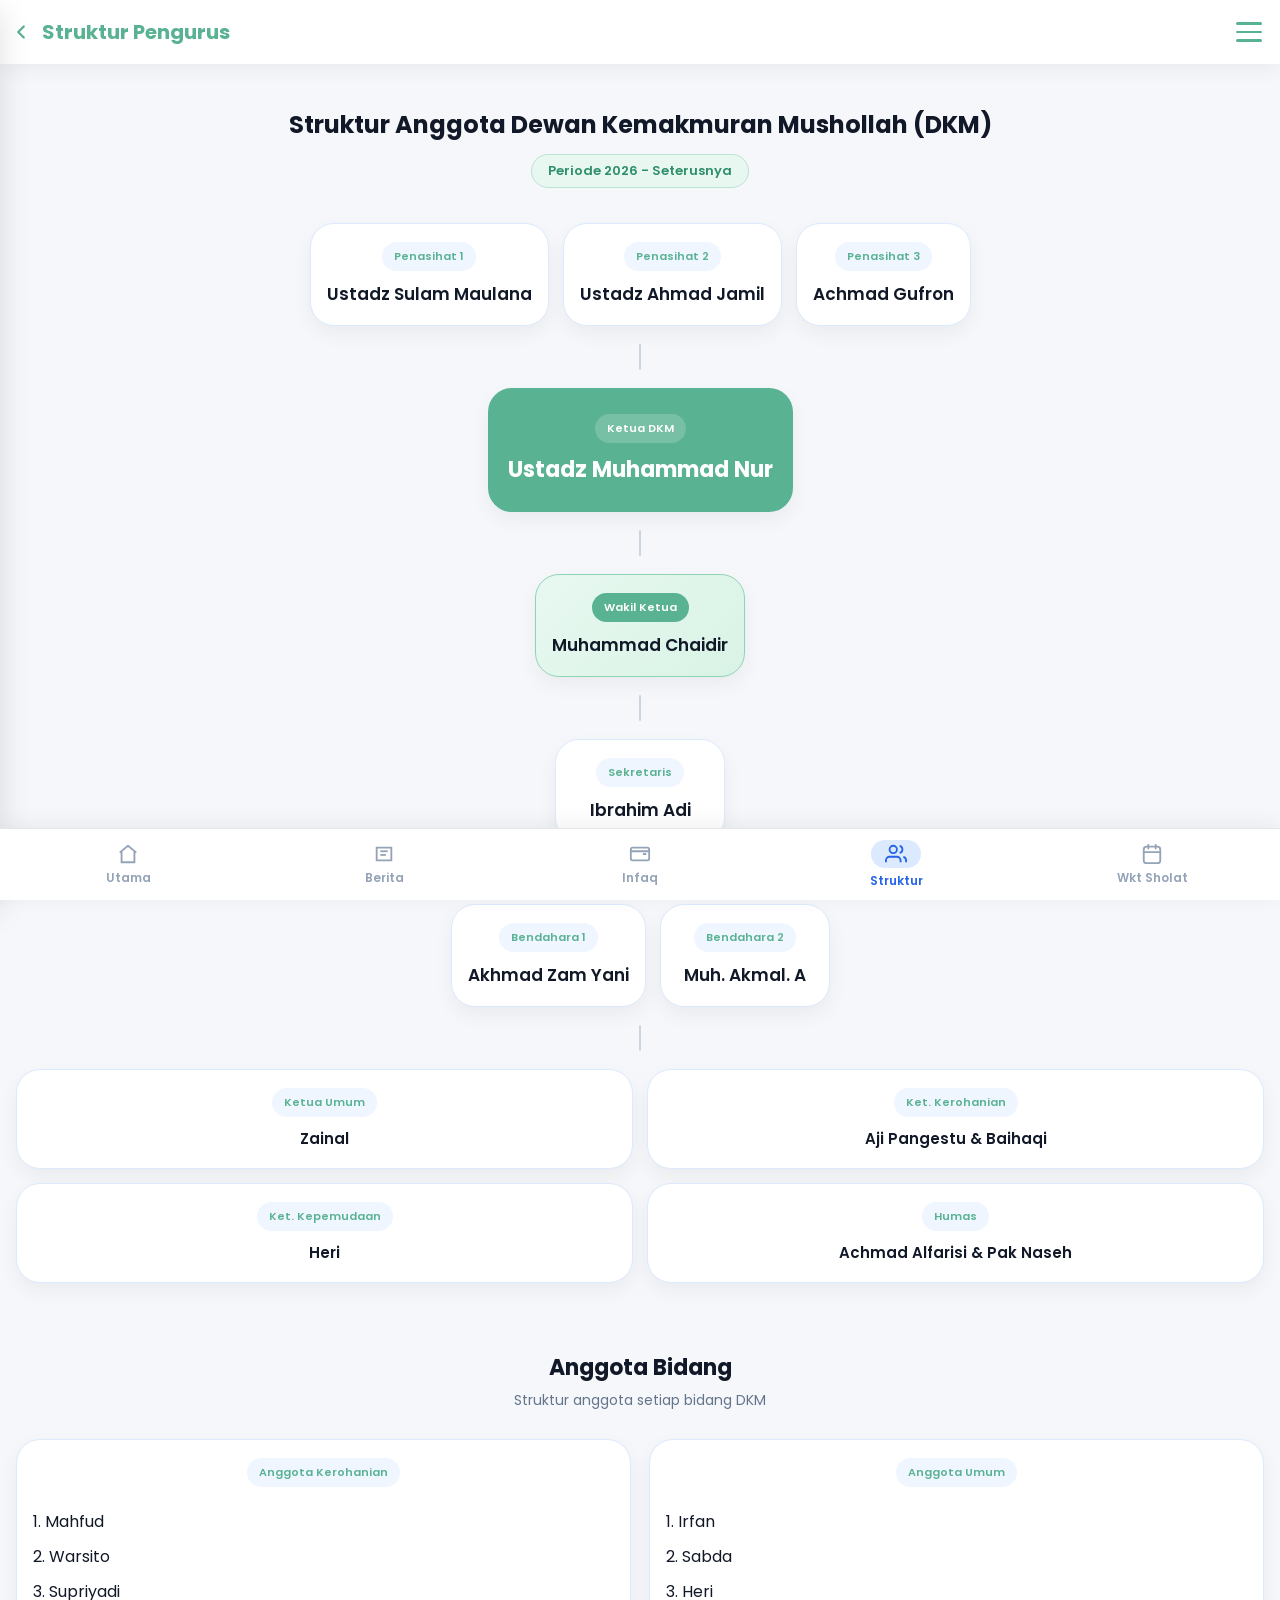
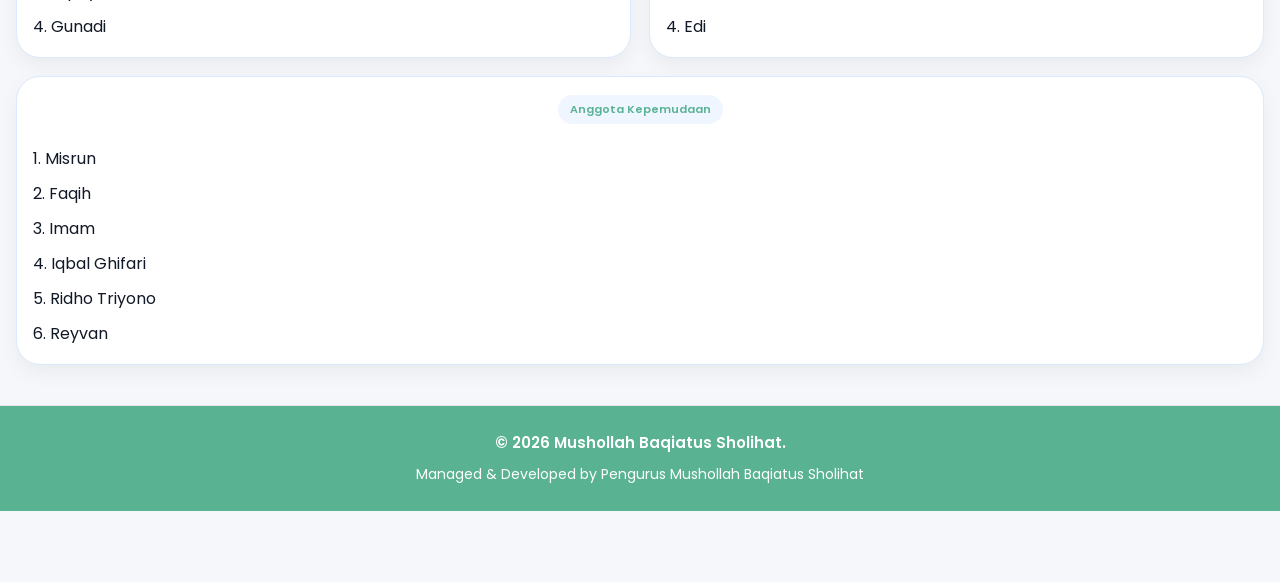
<file: struktur.html>
<!DOCTYPE html>
<html lang="id">
<head>

<meta charset="UTF-8">

<meta name="viewport"
content="width=device-width, initial-scale=1.0">

<title>Struktur Pengurus</title>

<style>

@import url('https://fonts.googleapis.com/css2?family=Poppins:wght@400;500;600;700&display=swap');

*{
margin:0;
padding:0;
box-sizing:border-box;
font-family:'Poppins',sans-serif;
}

body{
background:#f5f7fb;
color:#111827;
overflow-x:hidden;
}

/* NAVBAR */

.navbar{
position:sticky;
top:0;
left:0;
width:100%;
height:64px;
background:white;
display:flex;
align-items:center;
justify-content:space-between;
padding:0 10px;
box-shadow:0 6px 18px rgba(0,0,0,.05);
z-index:1000;
}

.navbar-title{
font-size:20px;
font-weight:700;
font-family:'Poppins',sans-serif;
color:#59B292;
}

.navbar-left{
display:flex;
align-items:center;
gap:10px;
}

.back-btn{
display:flex;
align-items:center;
justify-content:center;
text-decoration:none;
color:#59B292;
}

/* HAMBURGER */

.menu-btn{
border:none;
background:none;
display:flex;
flex-direction:column;
justify-content:center;
align-items:center;
gap:6px;
cursor:pointer;
padding:4px;
width:42px;
height:42px;
}

.menu-btn span{
width:26px;
height:2.8px;
background:#59B292;
border-radius:999px;
}

/* OVERLAY */

.overlay{
position:fixed;
top:0;
left:0;
width:100%;
height:100%;
background:rgba(0,0,0,.35);
opacity:0;
visibility:hidden;
transition:.25s;
z-index:1500;
}

.overlay.active{
opacity:1;
visibility:visible;
}

/* SIDEBAR */

.sidebar{
position:fixed;
top:0;
left:0;
width:78%;
max-width:300px;
height:100vh;
background:white;
padding:24px 18px;
box-shadow:0 10px 30px rgba(0,0,0,.12);
transform:translateX(-100%);
transition:.3s ease;
z-index:2000;
display:flex;
flex-direction:column;
}

.sidebar.active{
transform:translateX(0);
}

.sidebar-top{
display:flex;
justify-content:space-between;
align-items:center;
margin-bottom:26px;
}

.sidebar-title{
font-size:22px;
font-weight:700;
}

.close-btn{
width:40px;
height:40px;
border:none;
border-radius:12px;
background:#f1f5f9;
font-size:18px;
cursor:pointer;
}

/* MENU */

.sidebar-menu{
display:flex;
flex-direction:column;
gap:12px;
}

.sidebar-item{
display:flex;
align-items:center;
gap:14px;
padding:16px;
border-radius:20px;
background:#f8fafc;
text-decoration:none;
border:1px solid #e5e7eb;
color:#111827;
}

.sidebar-icon{
display:flex;
align-items:center;
justify-content:center;
width:42px;
height:42px;
min-width:42px;
border-radius:12px;
background:#eff6ff;
color:#2563eb;
}

.sidebar-text{
display:flex;
flex-direction:column;
justify-content:center;
}

.sidebar-text h3{
font-size:15px;
font-weight:600;
margin:0;
line-height:1.2;
}

.sidebar-text p{
font-size:12px;
color:#64748b;
margin-top:2px;
line-height:1.2;
}

/* PAGE */

.page{
padding:44px 16px 1px;
}

/* STRUKTUR */

.struktur-container{
display:flex;
flex-direction:column;
align-items:center;
gap:18px;
}

.line{
width:2px;
height:26px;
background:#cbd5e1;
border-radius:20px;
}

.row{
display:flex;
justify-content:center;
gap:14px;
flex-wrap:wrap;
width:100%;
}

.bottom-grid{
display:grid;
grid-template-columns:repeat(2,1fr);
gap:14px;
width:100%;
}

.kepemudaan-wrap{
display:flex;
justify-content:center;
width:100%;
margin-top:14px;
}

/* CARD */

.jabatan{
background:white;
border:1px solid #dbeafe;
border-radius:24px;
padding:18px 16px;
text-align:center;
box-shadow:
0 8px 20px rgba(0,0,0,.05);
min-width:170px;
}

.jabatan.utama{
background:
linear-gradient(
135deg,
#59B292,
#59B292
);

color:white;
border:none;

padding:26px 20px;
}

.jabatan.wakil{
background:linear-gradient(
135deg,
#e8f8f0,
#d9f3e6
);
border:1px solid #8fd3b5;
}

.jabatan.wakil .badge{
background:#59B292;
color:white;
}

.badge{
display:inline-block;
padding:6px 12px;
border-radius:999px;
font-size:11px;
font-weight:600;
background:#eff6ff;
color:#59B292;
margin-bottom:10px;
}

.jabatan.utama .badge{
background:
rgba(255,255,255,.18);
color:white;
}

.jabatan h2{
font-size:22px;
font-weight:700;
margin:0;
}

.jabatan h3{
font-size:17px;
font-weight:600;
margin:0;
color:#111827;
}

.jabatan h4{
font-size:15px;
font-weight:600;
margin:0;
color:#111827;
}


/* =========================
   FOOTER STRUKTUR
========================= */

.footer-struktur{
width:calc(100% + 32px);
margin-left:-16px;
margin-top:40px;
margin-bottom:70px;
background:#59B292;
border-top:1px solid #e5e7eb;
padding:25px 20px;
text-align:center;
}

.footer-struktur p{
font-size:15px;
color:white;
line-height:1.6;
margin-bottom:6px;
font-weight:600;
font-family:'Poppins',sans-serif;
}

.footer-struktur span{
font-size:14px;
color:white;
}

/* =========================
   BOTTOM NAVIGATION
========================= */

.bottom-nav{
position:fixed;
bottom:0;
left:0;
width:100%;
height:72px;
background:#fff;
border-top:1px solid #e5e7eb;
display:flex;
justify-content:space-around;
align-items:center;
z-index:3000;
box-shadow:0 -4px 20px rgba(0,0,0,.06);
}

.bottom-item{
flex:1;
height:100%;
display:flex;
flex-direction:column;
align-items:center;
justify-content:center;
gap:4px;
text-decoration:none;
border:none;
background:none;
cursor:pointer;
color:#94a3b8;
transition:.2s;
}

.bottom-item svg{
width:22px;
height:22px;
}

.bottom-item small{
font-size:12px;
font-weight:600;
}

.bottom-item.active{
color:#2563eb;
}

.bottom-item:active{
transform:scale(.95);
}

.icon-pill{
display:flex;
align-items:center;
justify-content:center;
padding:3px 14px;
border-radius:999px;
transition:.3s;
}

.bottom-item.active .icon-pill{
background:#dbeafe;
}

.bottom-item.active svg{
color:#2563eb;
}

</style>

</head>

<body>

<!-- NAVBAR -->

<div class="navbar">

<div class="navbar-left">

<a
href="dashboard.html"
class="back-btn">

<svg
xmlns="http://www.w3.org/2000/svg"
width="22"
height="22"
viewBox="0 0 24 24"
fill="none"
stroke="currentColor"
stroke-width="2.5"
stroke-linecap="round"
stroke-linejoin="round">

<path d="m15 18-6-6 6-6"/>

</svg>

</a>

<div class="navbar-title">
Struktur Pengurus
</div>

</div>

<button
class="menu-btn"
id="menuBtn">

<span></span>
<span></span>
<span></span>

</button>

</div>

<!-- OVERLAY -->

<div
class="overlay"
id="overlay">
</div>

<!-- SIDEBAR -->

<div
class="sidebar"
id="sidebar">

<div class="sidebar-top">

<div class="sidebar-title">
Menu
</div>

<button
class="close-btn"
id="closeBtn">

✕

</button>

</div>

<div class="sidebar-menu">

<a
href="dashboard.html"
class="sidebar-item">

<div class="sidebar-icon">

<svg
xmlns="http://www.w3.org/2000/svg"
width="22"
height="22"
viewBox="0 0 24 24"
fill="none"
stroke="currentColor"
stroke-width="2"
stroke-linecap="round"
stroke-linejoin="round">

<rect x="3" y="3" width="7" height="7" rx="2"></rect>
<rect x="14" y="3" width="7" height="7" rx="2"></rect>
<rect x="3" y="14" width="7" height="7" rx="2"></rect>
<rect x="14" y="14" width="7" height="7" rx="2"></rect>

</svg>

</div>

<div class="sidebar-text">

<h3>
Dashboard
</h3>

<p>
Halaman utama
</p>

</div>

</a>

</div>

</div>

<!-- PAGE -->

<div class="page">

<!-- HEADER STRUKTUR -->

<div style="
text-align:center;
margin-bottom:35px;
">

<h1 style="
font-size:24px;
font-weight:700;
color:#111827;
line-height:1.4;
margin-bottom:12px;
">

Struktur Anggota Dewan Kemakmuran Mushollah (DKM)

</h1>

<div style="
display:inline-block;
padding:6px 16px;
background:#e8f8f0;
color:#2f8f6b;
border:1px solid #b9e5d2;
border-radius:999px;
font-size:13px;
font-weight:600;
">

Periode 2026 - Seterusnya

</div>

</div>

<!-- STRUKTUR -->

<div class="struktur-container">

<!-- PENASEHAT -->

<div class="row">

<div class="jabatan">

<span class="badge">
Penasihat 1
</span>

<h3>
Ustadz Sulam Maulana
</h3>

</div>

<div class="jabatan">

<span class="badge">
Penasihat 2
</span>

<h3>
Ustadz Ahmad Jamil
</h3>

</div>

<div class="jabatan">

<span class="badge">
Penasihat 3
</span>

<h3>
Achmad Gufron
</h3>

</div>

</div>

<div class="line"></div>

<!-- Ketua -->

<div class="jabatan utama">

<span class="badge">
Ketua DKM
</span>

<h2>
Ustadz Muhammad Nur
</h2>

</div>

<div class="line"></div>

<!-- Wakil -->

<div class="jabatan wakil">

<span class="badge">
Wakil Ketua
</span>

<h3>
Muhammad Chaidir
</h3>

</div>

<div class="line"></div>

<!-- Sekretaris -->

<div class="jabatan">

<span class="badge">
Sekretaris
</span>

<h3>
Ibrahim Adi
</h3>

</div>

<div class="line"></div>

<!-- Bendahara -->

<div class="row">

<div class="jabatan">

<span class="badge">
Bendahara 1
</span>

<h3>
Akhmad Zam Yani
</h3>

</div>

<div class="jabatan">

<span class="badge">
Bendahara 2
</span>

<h3>
Muh. Akmal. A
</h3>

</div>

</div>

<div class="line"></div>

<!-- BIDANG -->

<div class="bottom-grid">

<div class="jabatan">

<span class="badge">
Ketua Umum
</span>

<h4>
Zainal
</h4>

</div>

<div class="jabatan">

<span class="badge">
Ket. Kerohanian
</span>

<h4>
Aji Pangestu & Baihaqi
</h4>

</div>

<div class="jabatan">

<span class="badge">
Ket. Kepemudaan
</span>

<h4>
Heri
</h4>

</div>

<div class="jabatan">

<span class="badge">
Humas
</span>

<h4>
Achmad Alfarisi & Pak Naseh
</h4>

</div>

</div>

<!-- ANGGOTA BIDANG -->

<div style="
margin-top:50px;
width:100%;
">

<div style="
text-align:center;
margin-bottom:28px;
">

<h2 style="
font-size:22px;
font-weight:700;
color:#111827;
margin-bottom:6px;
">

Anggota Bidang

</h2>

<p style="
font-size:14px;
color:#64748b;
">

Struktur anggota setiap bidang DKM

</p>

</div>

<!-- GRID -->

<div style="
display:flex;
flex-direction:column;
gap:18px;
width:100%;
">

  <!-- BARIS ATAS -->
  <div style="
  display:grid;
  grid-template-columns:1fr 1fr;
  gap:18px;
  width:100%;
  ">

    <!-- ROHANI -->
    <div class="jabatan"
    style="text-align:left;">

      <div style="text-align:center;">
      <span class="badge">
      Anggota Kerohanian
      </span>
      </div>

      <div style="
      display:flex;
      flex-direction:column;
      gap:10px;
      margin-top:12px;
      ">

        <div>1. Mahfud</div>
        <div>2. Warsito</div>
        <div>3. Supriyadi</div>
        <div>4. Gunadi</div>

      </div>

    </div>

    <!-- UMUM -->
    <div class="jabatan"
    style="text-align:left;">

      <div style="text-align:center;">
      <span class="badge">
      Anggota Umum
      </span>
      </div>

      <div style="
      display:flex;
      flex-direction:column;
      gap:10px;
      margin-top:12px;
      ">

        <div>1. Irfan</div>
        <div>2. Sabda</div>
        <div>3. Heri</div>
        <div>4. Edi</div>

      </div>

    </div>

  </div>

  <!-- KEPEMUDAAN DI BAWAH -->
  <div class="jabatan"
  style="text-align:left;">

    <div style="text-align:center;">
    <span class="badge">
    Anggota Kepemudaan
    </span>
    </div>

    <div style="
    display:flex;
    flex-direction:column;
    gap:10px;
    margin-top:12px;
    ">

      <div>1. Misrun</div>
      <div>2. Faqih</div>
      <div>3. Imam</div>
      <div>4. Iqbal Ghifari</div>
      <div>5. Ridho Triyono</div>
      <div>6. Reyvan</div>

    </div>

  </div>

</div>

</div>

</div>

<script>

const menuBtn =
document.getElementById(
"menuBtn"
);

const sidebar =
document.getElementById(
"sidebar"
);

const overlay =
document.getElementById(
"overlay"
);

const closeBtn =
document.getElementById(
"closeBtn"
);

menuBtn.addEventListener(
"click",
()=>{

sidebar.classList.add(
"active"
);

overlay.classList.add(
"active"
);

}
);

overlay.addEventListener(
"click",
()=>{

sidebar.classList.remove(
"active"
);

overlay.classList.remove(
"active"
);

}
);

closeBtn.addEventListener(
"click",
()=>{

sidebar.classList.remove(
"active"
);

overlay.classList.remove(
"active"
);

}
);

document.addEventListener("DOMContentLoaded",()=>{

const bottomMenuBtn =
document.getElementById("bottomMenuBtn");

bottomMenuBtn.addEventListener(
"click",
()=>{

sidebar.classList.add("active");
overlay.classList.add("active");

});

});

</script>

<footer class="footer-struktur">

  <div class="footer-content">

    <p>
      © 2026 Mushollah Baqiatus Sholihat.
    </p>

    <span>
      Managed & Developed by Pengurus Mushollah Baqiatus Sholihat
    </span>

  </div>

</footer>

<!-- BOTTOM NAVIGATION -->
<nav class="bottom-nav">

  <!-- UTAMA -->
  <a href="dashboard.html"
  class="bottom-item">

    <svg
    xmlns="http://www.w3.org/2000/svg"
    width="22"
    height="22"
    viewBox="0 0 24 24"
    fill="none"
    stroke="currentColor"
    stroke-width="2">

      <path d="M3 10.5L12 3l9 7.5"/>
      <path d="M5 9.5V21h14V9.5"/>

    </svg>

    <small>Utama</small>

  </a>

  <!-- BERITA -->
  <a href="informasi.html"
  class="bottom-item">

    <svg
    xmlns="http://www.w3.org/2000/svg"
    width="22"
    height="22"
    viewBox="0 0 24 24"
    fill="none"
    stroke="currentColor"
    stroke-width="2">

      <path d="M4 5h16v14H4z"/>
      <path d="M8 9h8"/>
      <path d="M8 13h6"/>

    </svg>

    <small>Berita</small>

  </a>

  <!-- INFAQ -->
  <a href="rekening.html"
  class="bottom-item">

    <svg
            xmlns="http://www.w3.org/2000/svg"
            width="22"
            height="22"
            viewBox="0 0 24 24"
            fill="none"
            stroke="currentColor"
            stroke-width="2"
            stroke-linecap="round"
            stroke-linejoin="round">

              <rect
              x="2"
              y="5"
              width="20"
              height="14"
              rx="2">
              </rect>

              <path d="M16 12h2"></path>
              <path d="M2 9h20"></path>

            </svg>

    <small>Infaq</small>

  </a>

  <!-- STRUKTUR -->
  <a href="struktur.html"
  class="bottom-item active">
  
    <div class="icon-pill">
    <svg
    xmlns="http://www.w3.org/2000/svg"
    width="22"
    height="22"
    viewBox="0 0 24 24"
    fill="none"
    stroke="currentColor"
    stroke-width="2">

      <path d="M17 21v-2a4 4 0 0 0-4-4H5a4 4 0 0 0-4 4v2"/>
      <circle cx="9" cy="7" r="4"/>
      <path d="M23 21v-2a4 4 0 0 0-3-3.87"/>
      <path d="M16 3.13a4 4 0 0 1 0 7.75"/>

    </svg>
    </div>

    <small>Struktur</small>

  </a>

<!-- Jadwal -->
  <a href="jadwal.html"
  class="bottom-item">

    <svg
xmlns="http://www.w3.org/2000/svg"
width="22"
height="22"
viewBox="0 0 24 24"
fill="none"
stroke="currentColor"
stroke-width="2"
stroke-linecap="round"
stroke-linejoin="round">

  <rect
    x="3"
    y="4"
    width="18"
    height="18"
    rx="3">
  </rect>

  <line x1="16" y1="2" x2="16" y2="6"></line>
  <line x1="8" y1="2" x2="8" y2="6"></line>
  <line x1="3" y1="10" x2="21" y2="10"></line>

</svg>

    <small>Wkt Sholat</small>

  </button>
  
</nav>

</body>
</html>
</file>
